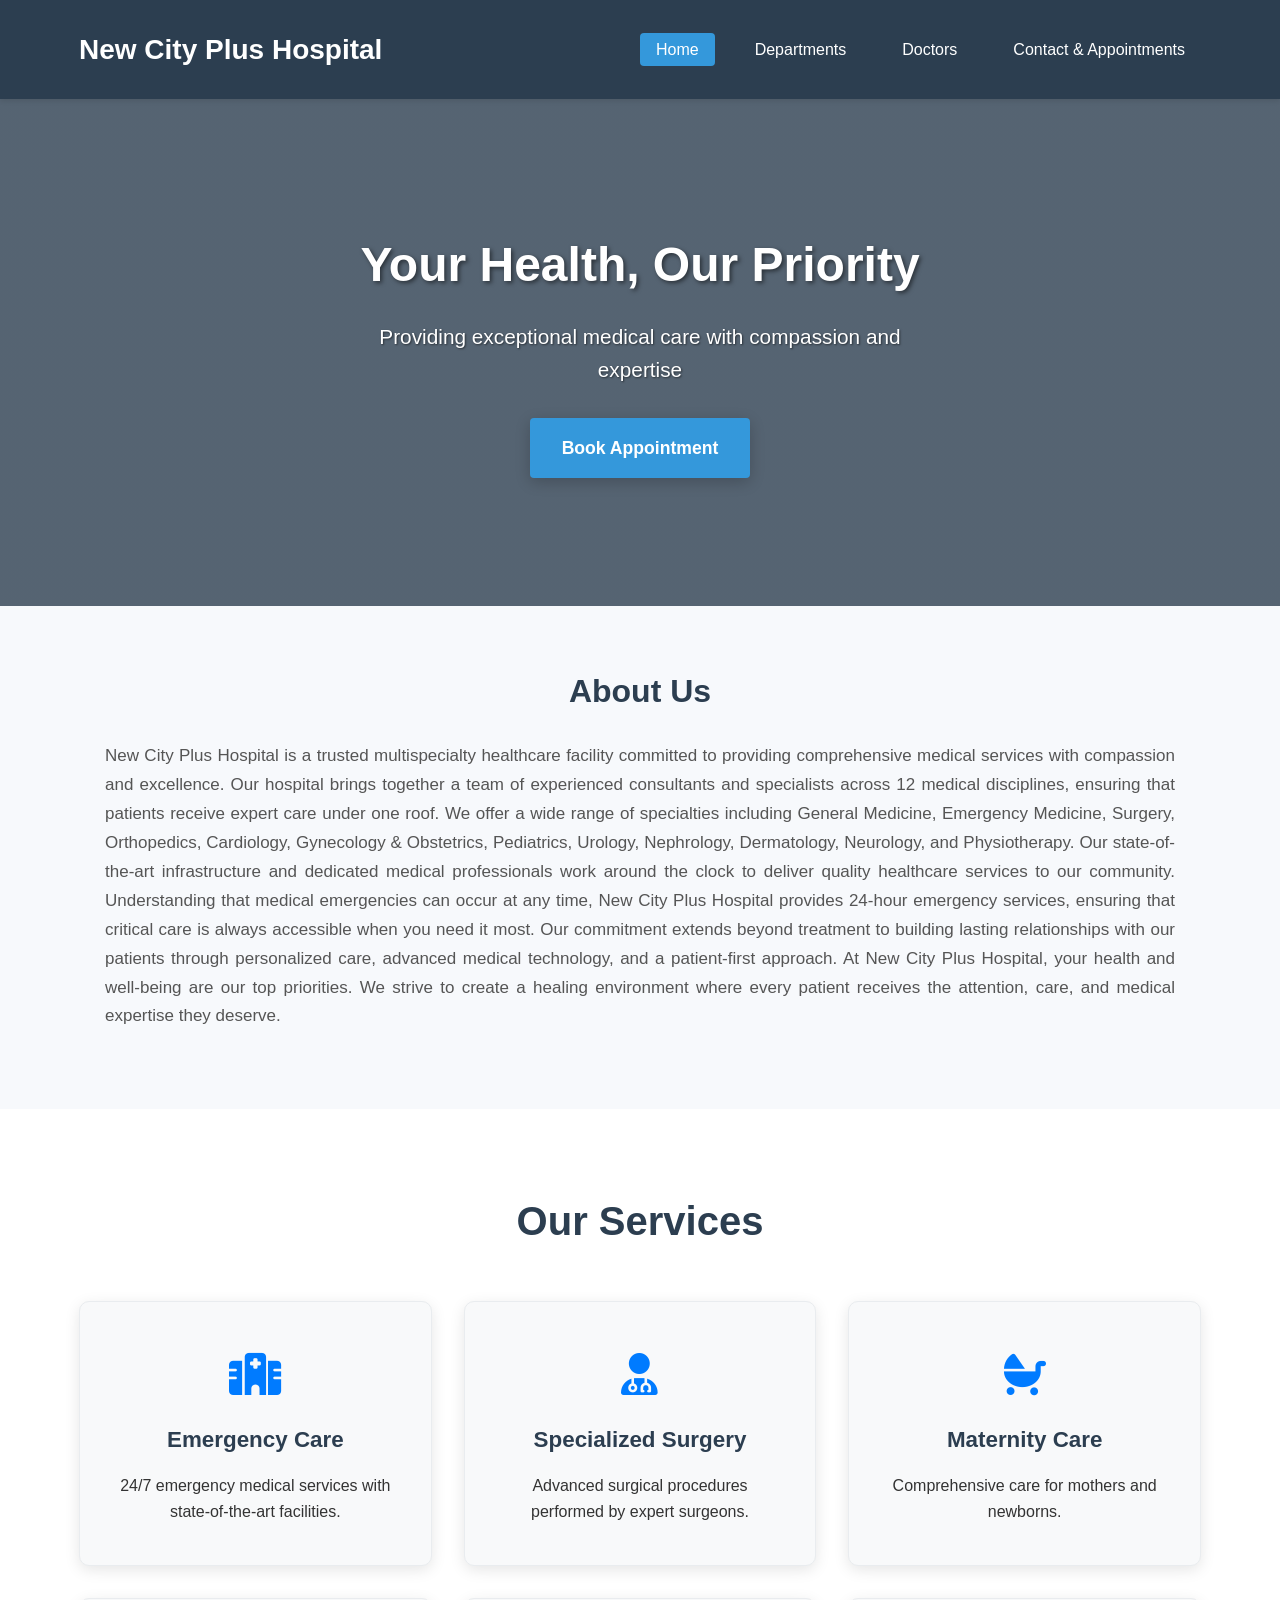
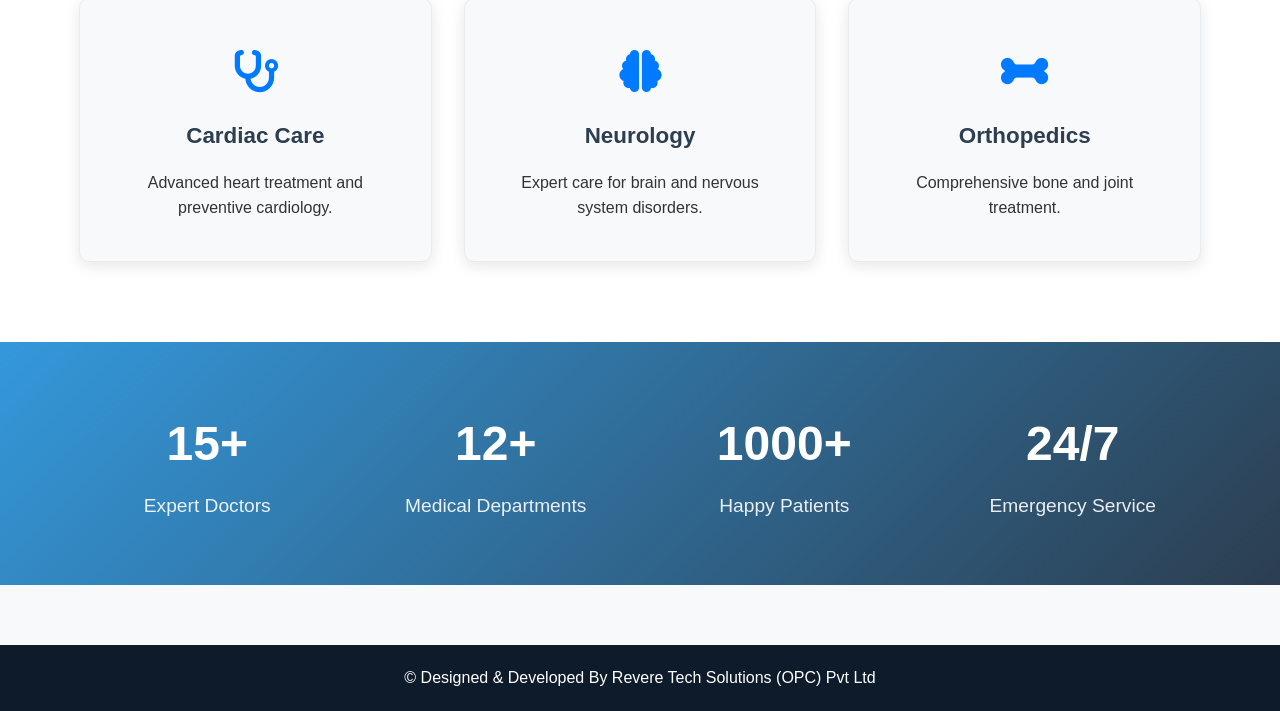
<file: index.html>
<!-- <!DOCTYPE html>
<html lang="en">
  <head>
    <meta charset="UTF-8" />
    <meta name="viewport" content="width=device-width, initial-scale=1.0" />
    <title>New City Plus Hospital</title>
    <link rel="stylesheet" href="styles.css" />

    <link
      rel="stylesheet"
      href="https://cdnjs.cloudflare.com/ajax/libs/font-awesome/6.5.0/css/all.min.css"
    />
  </head>
  <body>
    <header>
      <div class="container">
        <div class="logo">
          <h1>
            <a href="index.html">
              New City Plus Hospital
            </a>
          </h1>
        </div>
        <nav>
          <ul>
            <li><a href="index.html" class="active">Home</a></li>
            <li><a href="departments.html">Departments</a></li>
            <li><a href="doctors.html">Doctors</a></li>
            <li><a href="contact.html">Contact & Appointments</a></li>
          </ul>
        </nav>
      </div>
    </header>

    <main>
      <section
        class="hero"
        style="
          background: linear-gradient(
              rgba(44, 62, 80, 0.8),
              rgba(44, 62, 80, 0.8)
            ),
            url('https://images.unsplash.com/photo-1519494026892-80bbd2d6fd0d?ixlib=rb-4.0.3&ixid=M3wxMjA3fDB8MHxwaG90by1wYWdlfHx8fGVufDB8fHx8fA%3D%3D&auto=format&fit=crop&w=2050&q=80')
              center/cover no-repeat;
        "
      >
        <div class="container">
          <h2>Your Health, Our Priority</h2>
          <p>
            Providing exceptional medical care with compassion and expertise
          </p>
          <a href="contact.html" class="btns">Book Appointment</a>
        </div>
      </section>

      <section class="services">
        <div class="container">
          <h2>Our Services</h2>
          <div class="services-grid">
            <div class="service-card">
              <div class="service-icon"><i class="fas fa-hospital"></i></div>
              <h3>Emergency Care</h3>
              <p>
                24/7 emergency medical services with state-of-the-art
                facilities.
              </p>
            </div>

            <div class="service-card">
              <div class="service-icon"><i class="fas fa-scalpel"></i></div>
              <h3>Specialized Surgery</h3>
              <p>Advanced surgical procedures performed by expert surgeons.</p>
            </div>

            <div class="service-card">
              <div class="service-icon">
                <i class="fas fa-baby-carriage"></i>
              </div>
              <h3>Maternity Care</h3>
              <p>Comprehensive care for mothers and newborns.</p>
            </div>

            <div class="service-card">
              <div class="service-icon"><i class="fas fa-stethoscope"></i></div>
              <h3>Cardiac Care</h3>
              <p>Advanced heart treatment and preventive cardiology.</p>
            </div>

            <div class="service-card">
              <div class="service-icon"><i class="fas fa-brain"></i></div>
              <h3>Neurology</h3>
              <p>Expert care for brain and nervous system disorders.</p>
            </div>

            <div class="service-card">
              <div class="service-icon"><i class="fas fa-bone"></i></div>
              <h3>Orthopedics</h3>
              <p>Comprehensive bone and joint treatment.</p>
            </div>
          </div>
        </div>
      </section>

      <section class="stats">
        <div class="container">
          <div class="stats-grid">
            <div class="stat-item">
              <h3>50+</h3>
              <p>Expert Doctors</p>
            </div>
            <div class="stat-item">
              <h3>25+</h3>
              <p>Medical Departments</p>
            </div>
            <div class="stat-item">
              <h3>10,000+</h3>
              <p>Happy Patients</p>
            </div>
            <div class="stat-item">
              <h3>24/7</h3>
              <p>Emergency Service</p>
            </div>
          </div>
        </div>
      </section>
    </main>

    <footer>
      <div class="container">
        <p>&copy; Design & Developed By Revere Tech Solutions (OPC) Pvt Ltd</p>
      </div>
    </footer>

    <script src="script.js"></script>
  </body>
</html> -->




<!DOCTYPE html>
<html lang="en">
  <head>
    <meta charset="UTF-8" />
    <meta name="viewport" content="width=device-width, initial-scale=1.0" />
    <title>New City Plus Hospital</title>
    <link rel="stylesheet" href="styles.css" />

    <!-- Font Awesome Icons -->
    <link
      rel="stylesheet"
      href="https://cdnjs.cloudflare.com/ajax/libs/font-awesome/6.5.0/css/all.min.css"
    />
  </head>
  <body>
    <header>
      <div class="container">
        <div class="logo">
          <h1>
            <a href="index.html">New City Plus Hospital</a>
          </h1>
        </div>
        <nav>
          <ul>
            <li><a href="index.html" class="active">Home</a></li>
            <li><a href="departments.html">Departments</a></li>
            <li><a href="doctors.html">Doctors</a></li>
            <li><a href="contact.html">Contact & Appointments</a></li>
          </ul>
        </nav>
      </div>
    </header>

    <main>
      <!-- HERO SECTION -->
      <section
        class="hero"
        style="
          background: linear-gradient(
              rgba(44, 62, 80, 0.8),
              rgba(44, 62, 80, 0.8)
            ),
            url('https://images.unsplash.com/photo-1519494026892-80bbd2d6fd0d?auto=format&fit=crop&w=2050&q=80')
              center/cover no-repeat;
        "
      >
        <div class="container">
          <h2>Your Health, Our Priority</h2>
          <p>
            Providing exceptional medical care with compassion and expertise
          </p>
          <a href="contact.html" class="btns">Book Appointment</a>
        </div>
      </section>

      <!-- ABOUT US SECTION -->
      <section class="about">
        <div class="container">
          <h2>About Us</h2>
          <p>
            New City Plus Hospital is a trusted multispecialty healthcare facility committed to 
            providing comprehensive medical services with compassion and excellence. Our hospital 
            brings together a team of experienced consultants and specialists across 12 medical 
            disciplines, ensuring that patients receive expert care under one roof.
          
            We offer a wide range of specialties including General Medicine, Emergency Medicine, 
            Surgery, Orthopedics, Cardiology, Gynecology & Obstetrics, Pediatrics, Urology, 
            Nephrology, Dermatology, Neurology, and Physiotherapy. Our state-of-the-art 
            infrastructure and dedicated medical professionals work around the clock to deliver 
            quality healthcare services to our community.
          
            Understanding that medical emergencies can occur at any time, New City Plus Hospital 
            provides 24-hour emergency services, ensuring that critical care is always accessible 
            when you need it most. Our commitment extends beyond treatment to building lasting 
            relationships with our patients through personalized care, advanced medical technology, 
            and a patient-first approach.
          
            At New City Plus Hospital, your health and well-being are our top priorities. We strive 
            to create a healing environment where every patient receives the attention, care, and 
            medical expertise they deserve.
          </p>
        </div>
      </section>

      <!-- SERVICES -->
      <section class="services">
        <div class="container">
          <h2>Our Services</h2>
          <div class="services-grid">
            <div class="service-card">
              <div class="service-icon"><i class="fas fa-hospital"></i></div>
              <h3>Emergency Care</h3>
              <p>
                24/7 emergency medical services with state-of-the-art facilities.
              </p>
            </div>

           <div class="service-card">
  <div class="service-icon">
    <i class="fa-solid fa-user-doctor"></i>
  </div>
  <h3>Specialized Surgery</h3>
  <p>Advanced surgical procedures performed by expert surgeons.</p>
</div>

            <div class="service-card">
              <div class="service-icon">
                <i class="fas fa-baby-carriage"></i>
              </div>
              <h3>Maternity Care</h3>
              <p>Comprehensive care for mothers and newborns.</p>
            </div>

            <div class="service-card">
              <div class="service-icon"><i class="fas fa-stethoscope"></i></div>
              <h3>Cardiac Care</h3>
              <p>Advanced heart treatment and preventive cardiology.</p>
            </div>

            <div class="service-card">
              <div class="service-icon"><i class="fas fa-brain"></i></div>
              <h3>Neurology</h3>
              <p>Expert care for brain and nervous system disorders.</p>
            </div>

            <div class="service-card">
              <div class="service-icon"><i class="fas fa-bone"></i></div>
              <h3>Orthopedics</h3>
              <p>Comprehensive bone and joint treatment.</p>
            </div>
          </div>
        </div>
      </section>

      <!-- STATS -->
      <section class="stats">
        <div class="container">
          <div class="stats-grid">
            <div class="stat-item">
              <h3>15+</h3>
              <p>Expert Doctors</p>
            </div>
            <div class="stat-item">
              <h3>12+</h3>
              <p>Medical Departments</p>
            </div>
            <div class="stat-item">
              <h3>1000+</h3>
              <p>Happy Patients</p>
            </div>
            <div class="stat-item">
              <h3>24/7</h3>
              <p>Emergency Service</p>
            </div>
          </div>
        </div>
      </section>
    </main>

    <footer>
      <div class="container">
        <p>&copy;  Designed & Developed By Revere Tech Solutions (OPC) Pvt Ltd</p>
      </div>
    </footer>

    <script src="script.js"></script>
  </body>
</html>
</file>
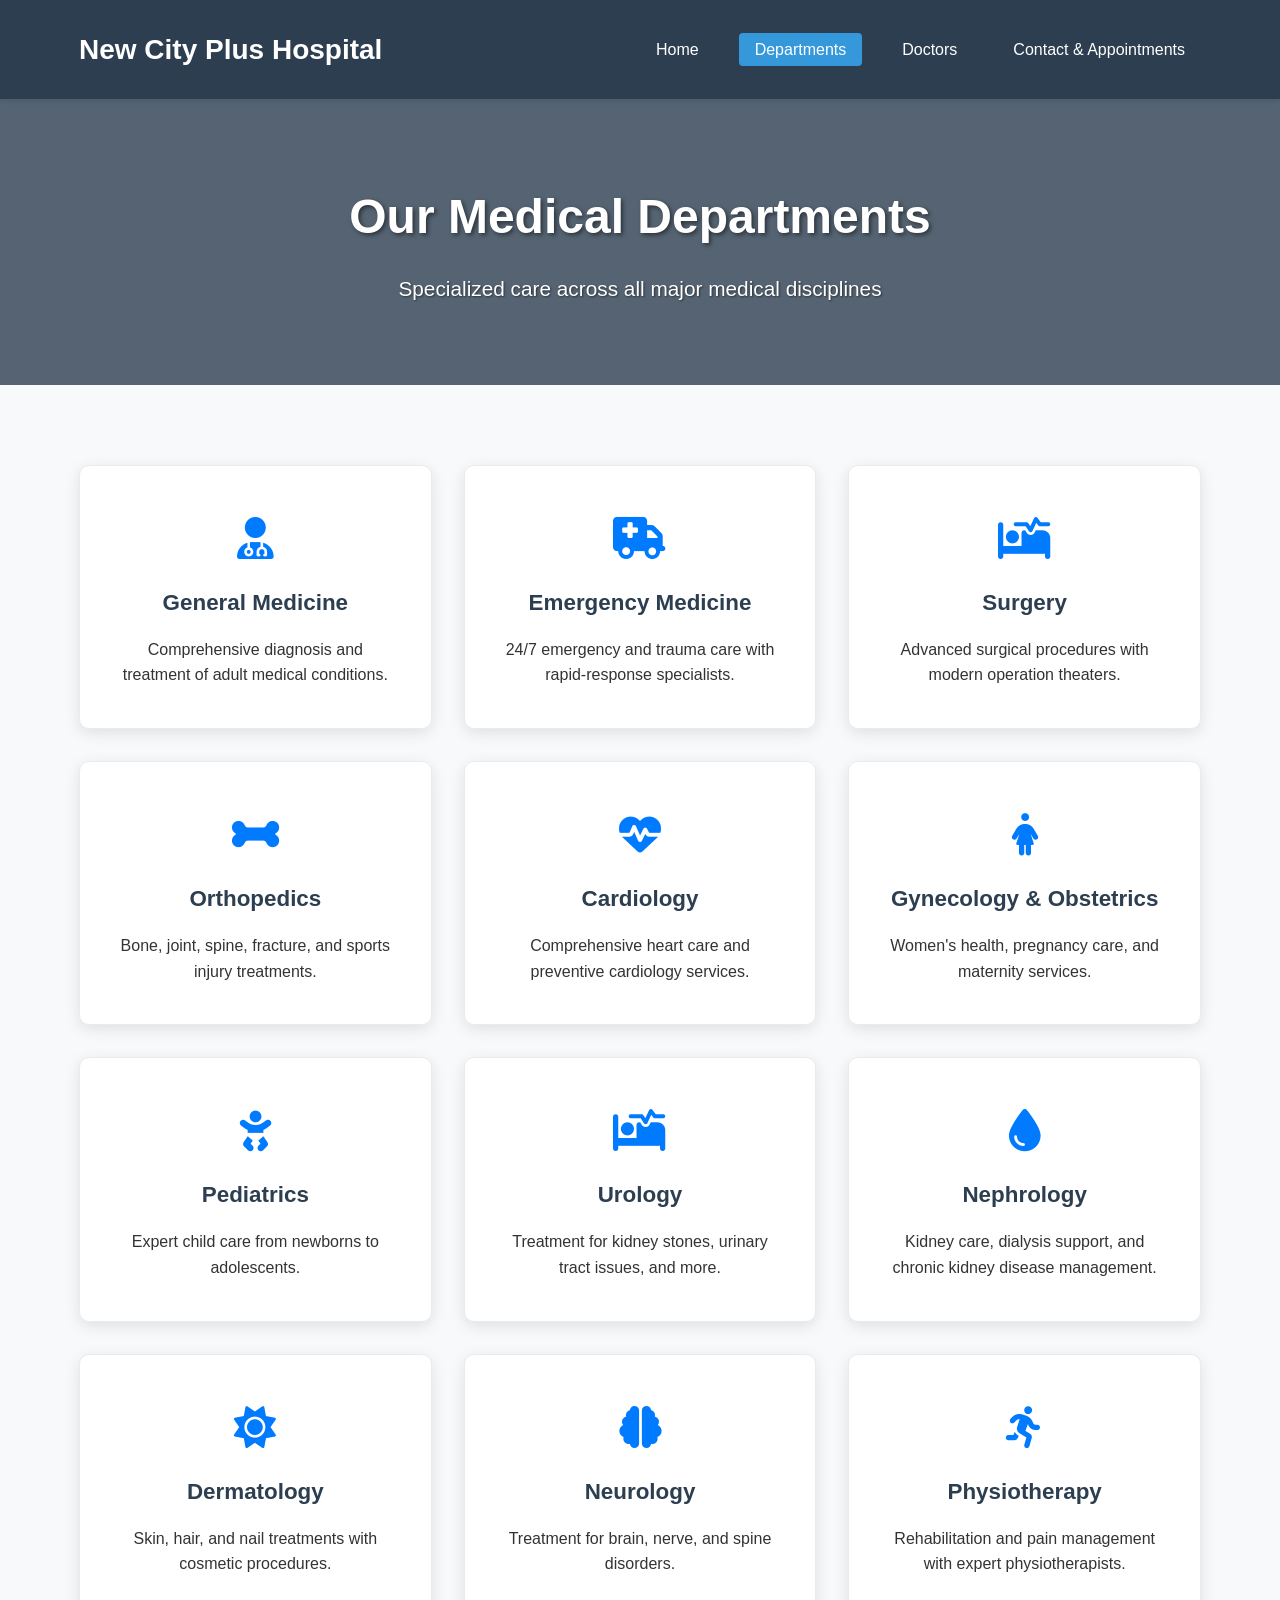
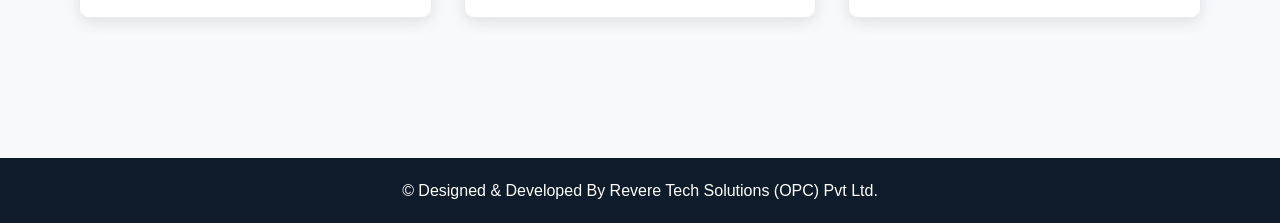
<file: departments.html>
<!-- <!DOCTYPE html>
<html lang="en">
<head>
    <meta charset="UTF-8">
    <meta name="viewport" content="width=device-width, initial-scale=1.0">
    <title>Departments - City General Hospital</title>
    <link rel="stylesheet" href="styles.css">

    <link rel="stylesheet" href="https://cdnjs.cloudflare.com/ajax/libs/font-awesome/6.5.0/css/all.min.css">
</head>
<body>

<header>
    <div class="container">
       <div class="logo">
          <h1>
            <a href="index.html">
              New City Plus Hospital
            </a>
          </h1>
        </div>
        <nav>
            <ul>
                <li><a href="index.html">Home</a></li>
                <li><a href="departments.html" class="active">Departments</a></li>
                <li><a href="doctors.html">Doctors</a></li>
                <li><a href="contact.html">Contact & Appointments</a></li>
            </ul>
        </nav>
    </div>
</header>

<main>
    <section class="page-header" style="background: linear-gradient(rgba(44, 62, 80, 0.8), rgba(44, 62, 80, 0.8)), url('https://images.unsplash.com/photo-1559757148-5c350d0d3c56?ixlib=rb-4.0.3&ixid=M3wxMjA3fDB8MHxwaG90by1wYWdlfHx8fGVufDB8fHx8fA%3D%3D&auto=format&fit=crop&w=2070&q=80') center/cover no-repeat;">
        <div class="container">
            <h1>Our Medical Departments</h1>
            <p>Specialized care across various medical disciplines</p>
        </div>
    </section>

    <section class="departments">
        <div class="container">
            <div class="departments-grid">

                <div class="department-card">
                    <div class="dept-icon"><i class="fas fa-heartbeat"></i></div>
                    <h3>Cardiology</h3>
                    <p>Comprehensive heart care with advanced diagnostic and treatment options including angioplasty and bypass surgery.</p>
                </div>

                <div class="department-card">
                    <div class="dept-icon"><i class="fas fa-brain"></i></div>
                    <h3>Neurology</h3>
                    <p>Expert care for disorders of the nervous system and brain with advanced neuroimaging facilities.</p>
                </div>

                <div class="department-card">
                    <div class="dept-icon"><i class="fas fa-bone"></i></div>
                    <h3>Orthopedics</h3>
                    <p>Treatment for bone, joint, and muscle conditions and injuries including joint replacement surgery.</p>
                </div>

                <div class="department-card">
                    <div class="dept-icon"><i class="fas fa-baby"></i></div>
                    <h3>Pediatrics</h3>
                    <p>Specialized medical care for infants, children, and adolescents with child-friendly environment.</p>
                </div>

                <div class="department-card">
                    <div class="dept-icon"><i class="fas fa-ribbon"></i></div>
                    <h3>Oncology</h3>
                    <p>Comprehensive cancer care with cutting-edge treatments including chemotherapy and radiation therapy.</p>
                </div>

                <div class="department-card">
                    <div class="dept-icon"><i class="fas fa-ambulance"></i></div>
                    <h3>Emergency Medicine</h3>
                    <p>24/7 emergency care for critical and urgent medical conditions with trauma center facilities.</p>
                </div>

                <div class="department-card">
                    <div class="dept-icon"><i class="fas fa-eye"></i></div>
                    <h3>Ophthalmology</h3>
                    <p>Complete eye care services including cataract surgery, LASIK, and retinal treatments.</p>
                </div>

                <div class="department-card">
                    <div class="dept-icon"><i class="fas fa-tooth"></i></div>
                    <h3>Dentistry</h3>
                    <p>Comprehensive dental care including cosmetic dentistry, implants, and oral surgery.</p>
                </div>

                <div class="department-card">
                    <div class="dept-icon"><i class="fas fa-sun"></i></div>
                    <h3>Dermatology</h3>
                    <p>Skin care treatments for various conditions including cosmetic dermatology procedures.</p>
                </div>

            </div>
        </div>
    </section>
</main>

<footer>
    <div class="container">
        <p>&copy;  Design & Developed By Revere Tech Solutions (OPC) Pvt Ltd.</p>
    </div>
</footer>

<script src="script.js"></script>
</body>
</html> -->

<!DOCTYPE html>
<html lang="en">
  <head>
    <meta charset="UTF-8" />
    <meta name="viewport" content="width=device-width, initial-scale=1.0" />
    <title>Departments - New City Plus Hospital</title>
    <link rel="stylesheet" href="styles.css" />

    <!-- Font Awesome Icons -->
    <link
      rel="stylesheet"
      href="https://cdnjs.cloudflare.com/ajax/libs/font-awesome/6.5.0/css/all.min.css"
    />
  </head>
  <body>
    <header>
      <div class="container">
        <div class="logo">
          <h1>
            <a href="index.html">New City Plus Hospital</a>
          </h1>
        </div>
        <nav>
          <ul>
            <li><a href="index.html">Home</a></li>
            <li><a href="departments.html" class="active">Departments</a></li>
            <li><a href="doctors.html">Doctors</a></li>
            <li><a href="contact.html">Contact & Appointments</a></li>
          </ul>
        </nav>
      </div>
    </header>

    <main>
      <!-- PAGE HEADER -->
      <section
        class="page-header"
        style="
          background: linear-gradient(
              rgba(44, 62, 80, 0.8),
              rgba(44, 62, 80, 0.8)
            ),
            url('https://images.unsplash.com/photo-1559757148-5c350d0d3c56?auto=format&fit=crop&w=2070&q=80')
              center/cover;
        "
      >
        <div class="container">
          <h1>Our Medical Departments</h1>
          <p>Specialized care across all major medical disciplines</p>
        </div>
      </section>

      <!-- DEPARTMENTS SECTION -->
      <section class="departments">
        <div class="container">
          <div class="departments-grid">
            <div class="department-card">
              <div class="dept-icon"><i class="fas fa-user-md"></i></div>
              <h3>General Medicine</h3>
              <p>
                Comprehensive diagnosis and treatment of adult medical
                conditions.
              </p>
            </div>

            <div class="department-card">
              <div class="dept-icon"><i class="fas fa-ambulance"></i></div>
              <h3>Emergency Medicine</h3>
              <p>
                24/7 emergency and trauma care with rapid-response specialists.
              </p>
            </div>

            <div class="department-card">
              <div class="dept-icon">
                <i class="fa-solid fa-bed-pulse"></i>
              </div>
              <h3>Surgery</h3>
              <p>
                Advanced surgical procedures with modern operation theaters.
              </p>
            </div>

            <div class="department-card">
              <div class="dept-icon"><i class="fas fa-bone"></i></div>
              <h3>Orthopedics</h3>
              <p>Bone, joint, spine, fracture, and sports injury treatments.</p>
            </div>

            <div class="department-card">
              <div class="dept-icon"><i class="fas fa-heartbeat"></i></div>
              <h3>Cardiology</h3>
              <p>
                Comprehensive heart care and preventive cardiology services.
              </p>
            </div>

            <div class="department-card">
              <div class="dept-icon"><i class="fas fa-female"></i></div>
              <h3>Gynecology & Obstetrics</h3>
              <p>Women's health, pregnancy care, and maternity services.</p>
            </div>

            <div class="department-card">
              <div class="dept-icon"><i class="fas fa-baby"></i></div>
              <h3>Pediatrics</h3>
              <p>Expert child care from newborns to adolescents.</p>
            </div>

            <div class="department-card">
              <div class="dept-icon"><i class="fas fa-procedures"></i></div>
              <h3>Urology</h3>
              <p>
                Treatment for kidney stones, urinary tract issues, and more.
              </p>
            </div>

            <div class="department-card">
              <div class="dept-icon"><i class="fas fa-tint"></i></div>
              <h3>Nephrology</h3>
              <p>
                Kidney care, dialysis support, and chronic kidney disease
                management.
              </p>
            </div>

            <div class="department-card">
              <div class="dept-icon"><i class="fas fa-sun"></i></div>
              <h3>Dermatology</h3>
              <p>Skin, hair, and nail treatments with cosmetic procedures.</p>
            </div>

            <div class="department-card">
              <div class="dept-icon"><i class="fas fa-brain"></i></div>
              <h3>Neurology</h3>
              <p>Treatment for brain, nerve, and spine disorders.</p>
            </div>

            <div class="department-card">
              <div class="dept-icon"><i class="fas fa-running"></i></div>
              <h3>Physiotherapy</h3>
              <p>
                Rehabilitation and pain management with expert physiotherapists.
              </p>
            </div>
          </div>
        </div>
      </section>

      <!-- CONSULTANT PANEL -->
      <!-- <section class="consultants">
        <div class="container">
            <h2>Consultant Panel (Medicine Department)</h2>
            <ul class="consultant-list">
                <li>Experienced Physicians</li>
                <li>Specialists in Internal Medicine</li>
                <li>Critical Care Experts</li>
                <li>Senior Medical Consultants</li>
            </ul>
        </div>
    </section> -->
    </main>

    <footer>
      <div class="container">
        <p>
          &copy; Designed & Developed By Revere Tech Solutions (OPC) Pvt Ltd.
        </p>
      </div>
    </footer>

    <script src="script.js"></script>
  </body>
</html>
</file>
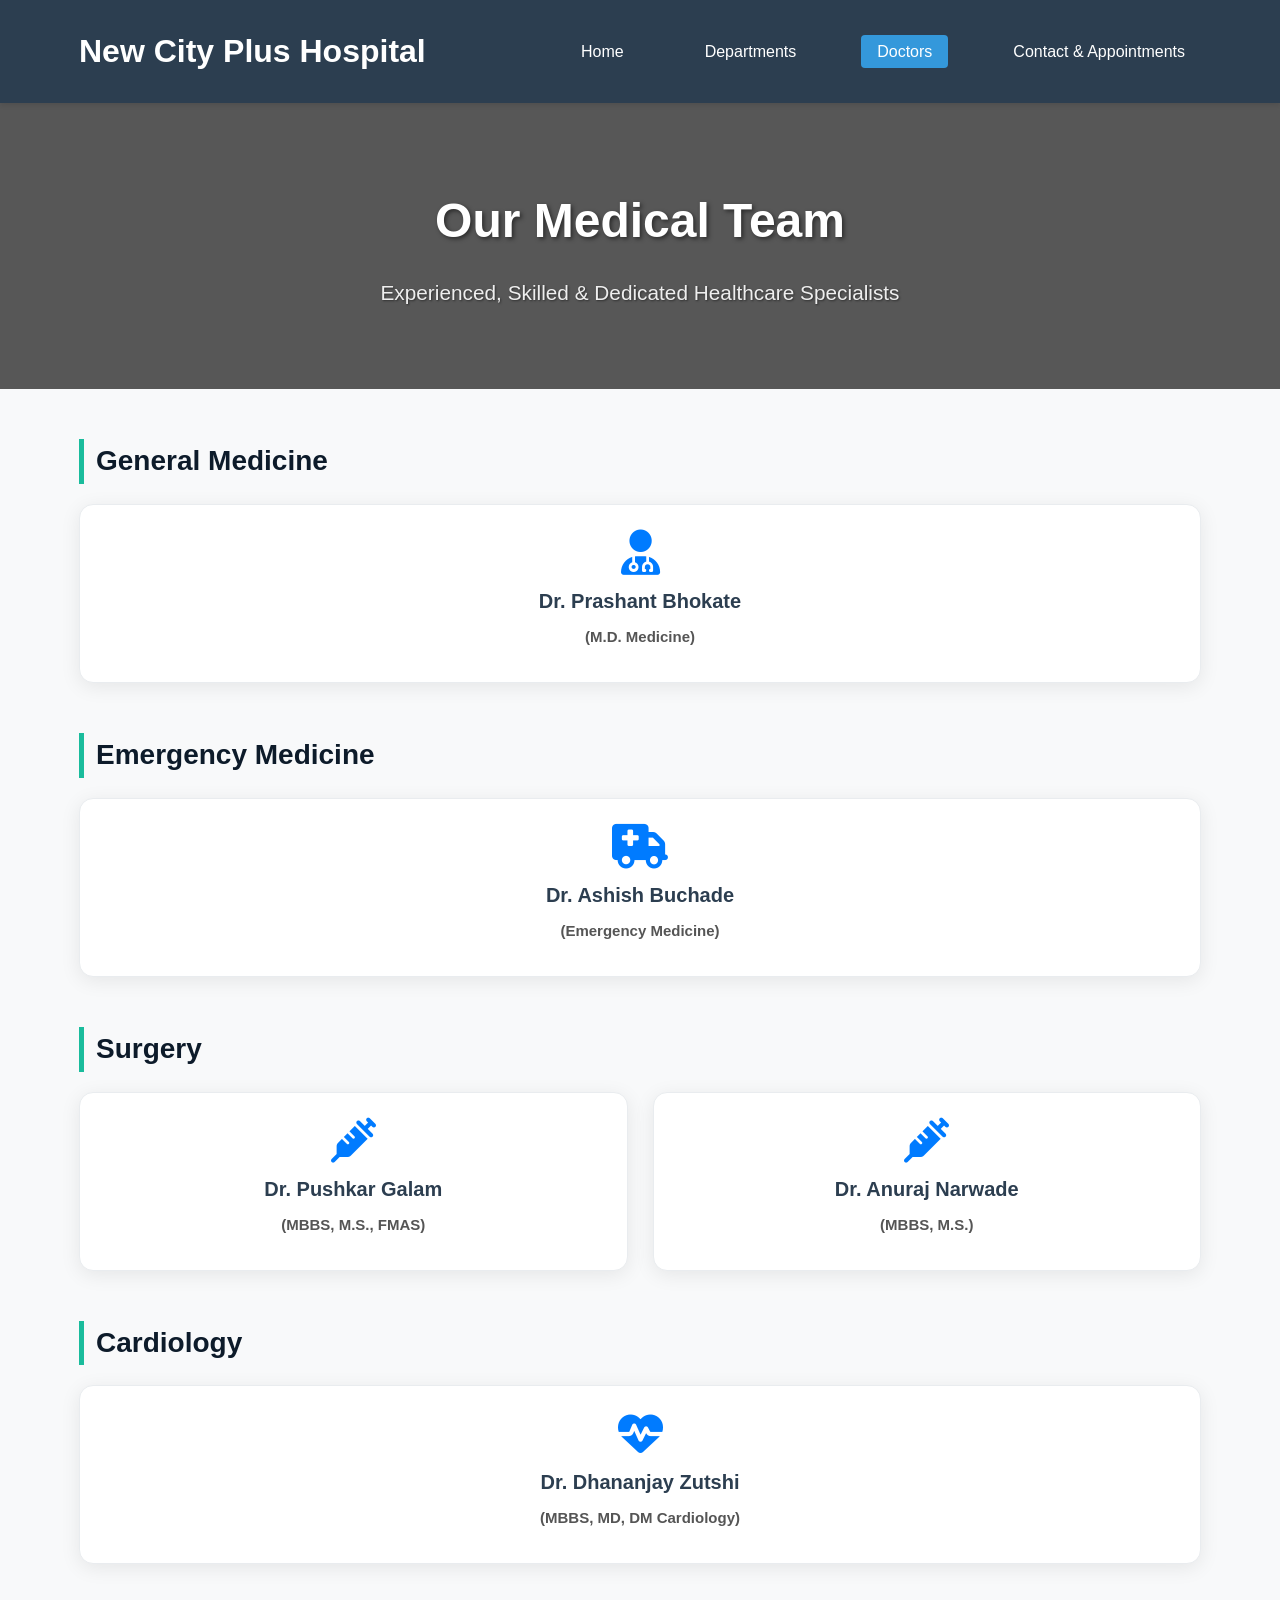
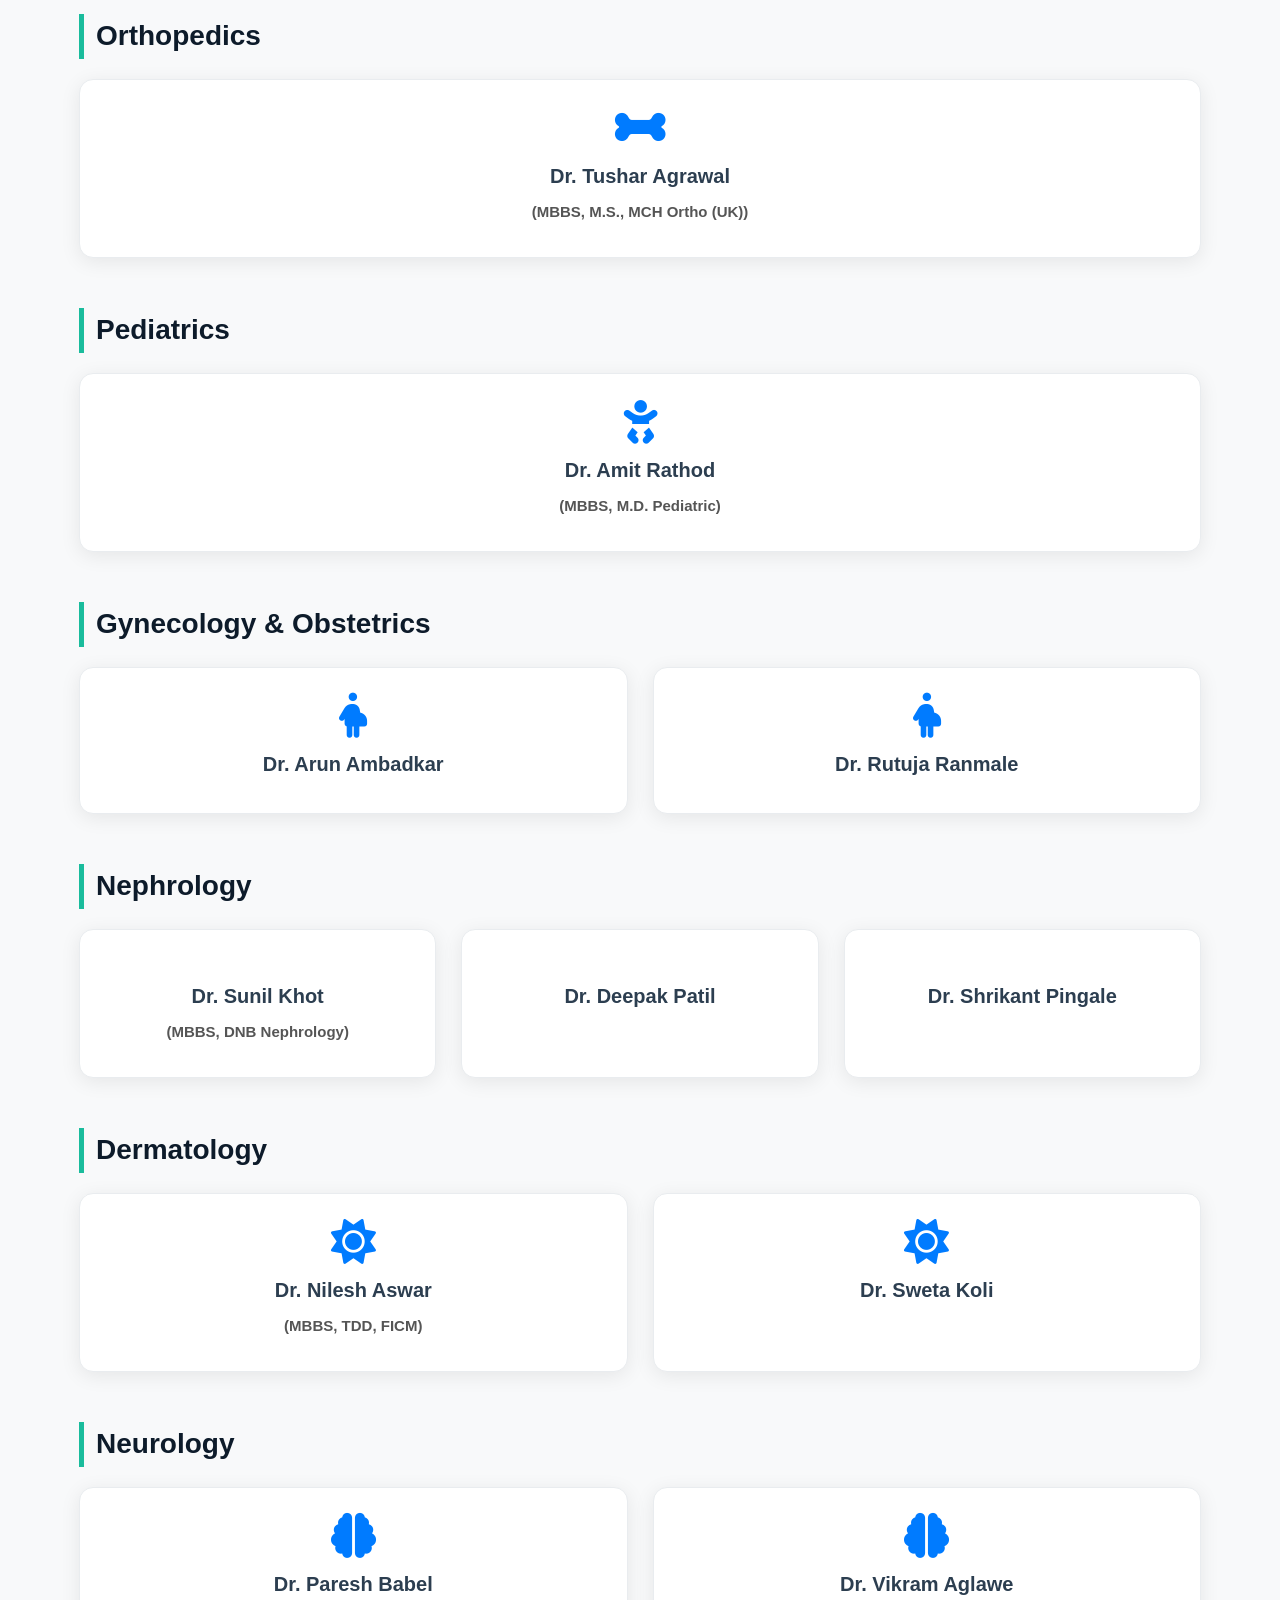
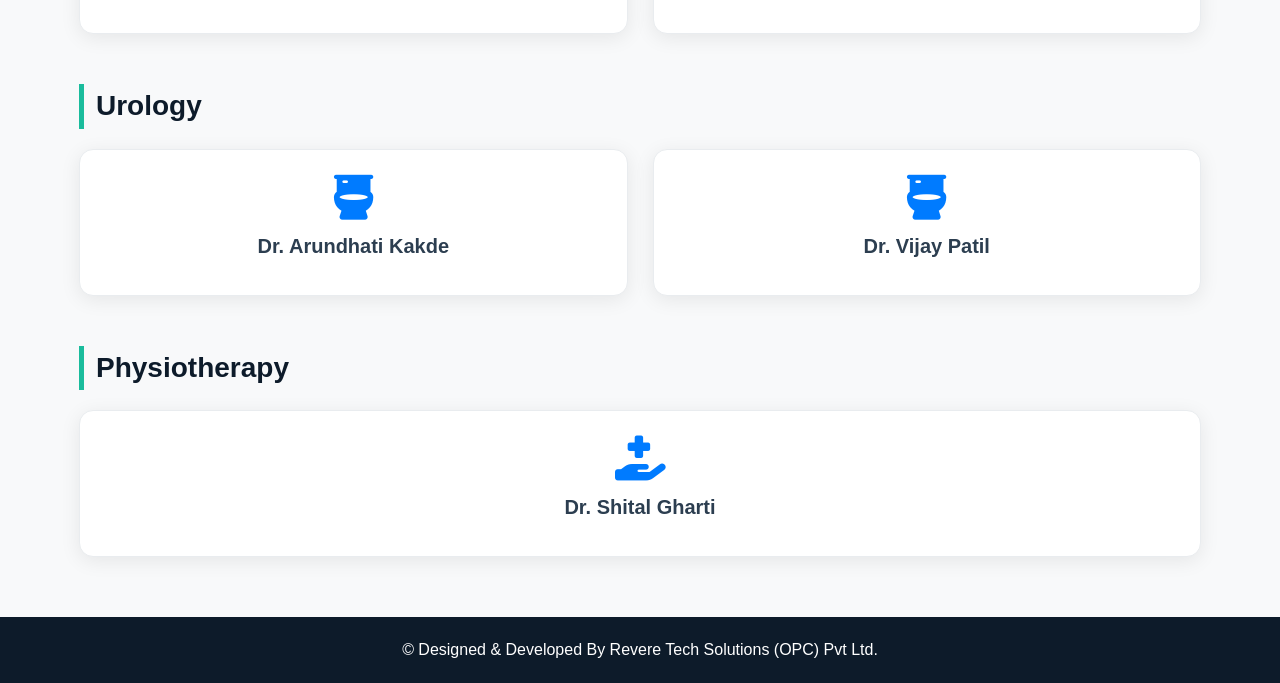
<file: doctors.html>
<!-- <!DOCTYPE html>
<html lang="en">
<head>
    <meta charset="UTF-8">
    <meta name="viewport" content="width=device-width, initial-scale=1.0">
    <title>Doctors - City General Hospital</title>
    <link rel='stylesheet' href='styles.css'>
</head>
<body>
    <header>
        <div class="container">
            <div class="logo">
               <h1>
            <a href="index.html">
              New City Plus Hospital
            </a>
          </h1>
            </div>
            <nav>
                <ul>
                    <li><a href="index.html">Home</a></li>
                    <li><a href="departments.html">Departments</a></li>
                    <li><a href="doctors.html">Doctors</a></li>
                    <li><a href="contact.html">Contact & Appointments</a></li>
                </ul>
            </nav>
        </div>
    </header>

    <main>
        <section class="page-header" style="background: linear-gradient(rgba(44, 62, 80, 0.8), rgba(44, 62, 80, 0.8)), url('https://images.unsplash.com/photo-1551601651-2a8555f1a136?ixlib=rb-4.0.3&ixid=M3wxMjA3fDB8MHxwaG90by1wYWdlfHx8fGVufDB8fHx8fA%3D%3D&auto=format&fit=crop&w=1932&q=80') center/cover no-repeat;">
            <div class="container">
                <h1>Our Medical Team</h1>
                <p>Meet our experienced and dedicated healthcare professionals</p>
            </div>
        </section>

        <section class="doctors">
            <div class="container">
                <div class="doctors-grid">
                    <div class="doctor-card">
                        <div class="doctor-image">
                            <img src="https://images.unsplash.com/photo-1612349317150-e413f6a5b16d?ixlib=rb-4.0.3&ixid=M3wxMjA3fDB8MHxwaG90by1wYWdlfHx8fGVufDB8fHx8fA%3D%3D&auto=format&fit=crop&w=2070&q=80" alt="Dr. Sarah Johnson">
                        </div>
                        <h3>Dr. Sarah Johnson</h3>
                        <p class="specialty">Cardiologist</p>
                        <p class="experience">15+ years experience</p>
                        <p>With over 15 years of experience in cardiovascular medicine and interventional cardiology.</p>
                    </div>
                    <div class="doctor-card">
                        <div class="doctor-image">
                            <img src="https://images.unsplash.com/photo-1582750433449-648ed127bb54?ixlib=rb-4.0.3&ixid=M3wxMjA3fDB8MHxwaG90by1wYWdlfHx8fGVufDB8fHx8fA%3D%3D&auto=format&fit=crop&w=1974&q=80" alt="Dr. Michael Chen">
                        </div>
                        <h3>Dr. Michael Chen</h3>
                        <p class="specialty">Neurologist</p>
                        <p class="experience">12+ years experience</p>
                        <p>Specializing in neurological disorders, stroke treatment, and advanced neuroimaging techniques.</p>
                    </div>
                    <div class="doctor-card">
                        <div class="doctor-image">
                            <img src="https://images.unsplash.com/photo-1559839734-2b71ea197ec2?ixlib=rb-4.0.3&ixid=M3wxMjA3fDB8MHxwaG90by1wYWdlfHx8fGVufDB8fHx8fA%3D%3D&auto=format&fit=crop&w=2070&q=80" alt="Dr. Emily Rodriguez">
                        </div>
                        <h3>Dr. Emily Rodriguez</h3>
                        <p class="specialty">Pediatrician</p>
                        <p class="experience">10+ years experience</p>
                        <p>Dedicated to the health and wellbeing of children with special focus on preventive care.</p>
                    </div>
                    <div class="doctor-card">
                        <div class="doctor-image">
                            <img src="https://images.unsplash.com/photo-1612349317150-e413f6a5b16d?ixlib=rb-4.0.3&ixid=M3wxMjA3fDB8MHxwaG90by1wYWdlfHx8fGVufDB8fHx8fA%3D%3D&auto=format&fit=crop&w=2070&q=80" alt="Dr. James Wilson">
                        </div>
                        <h3>Dr. James Wilson</h3>
                        <p class="specialty">Orthopedic Surgeon</p>
                        <p class="experience">18+ years experience</p>
                        <p>Expert in joint replacement, sports injuries, and minimally invasive orthopedic procedures.</p>
                    </div>
                    <div class="doctor-card">
                        <div class="doctor-image">
                            <img src="https://images.unsplash.com/photo-1582750433449-648ed127bb54?ixlib=rb-4.0.3&ixid=M3wxMjA3fDB8MHxwaG90by1wYWdlfHx8fGVufDB8fHx8fA%3D%3D&auto=format&fit=crop&w=1974&q=80" alt="Dr. Patricia Lee">
                        </div>
                        <h3>Dr. Patricia Lee</h3>
                        <p class="specialty">Oncologist</p>
                        <p class="experience">14+ years experience</p>
                        <p>Specializing in cancer treatment with expertise in chemotherapy and targeted therapies.</p>
                    </div>
                    <div class="doctor-card">
                        <div class="doctor-image">
                            <img src="https://images.unsplash.com/photo-1559839734-2b71ea197ec2?ixlib=rb-4.0.3&ixid=M3wxMjA3fDB8MHxwaG90by1wYWdlfHx8fGVufDB8fHx8fA%3D%3D&auto=format&fit=crop&w=2070&q=80" alt="Dr. Robert Kumar">
                        </div>
                        <h3>Dr. Robert Kumar</h3>
                        <p class="specialty">Emergency Medicine</p>
                        <p class="experience">16+ years experience</p>
                        <p>Expert in trauma care, emergency procedures, and critical care medicine.</p>
                    </div>
                </div>
            </div>
        </section>
    </main>

    <footer>
        <div class="container">
            <p>&copy;  Design & Developed By Revere Tech Solutions (OPC) Pvt Ltd.</p>
        </div>
    </footer>

    <script src='script.js'></script>
</body>
</html> -->


<!DOCTYPE html>
<html lang="en">
<head>
    <meta charset="UTF-8">
    <meta name="viewport" content="width=device-width, initial-scale=1.0">
    <title>Doctors - New City Plus Hospital</title>

    <!-- Google Font -->
    <link href="https://fonts.googleapis.com/css2?family=Poppins:wght@300;400;500;600;700&display=swap" rel="stylesheet">

    <!-- Font Awesome -->
    <link rel="stylesheet"
        href="https://cdnjs.cloudflare.com/ajax/libs/font-awesome/6.5.0/css/all.min.css" />

    <link rel="stylesheet" href="styles.css">
</head>
<body>

<header class="header">
    <div class="container nav-container">
        <h1 class="logo">
            <a href="index.html">New City Plus Hospital</a>
        </h1>

        <nav>
            <ul class="nav-links">
                <li><a href="index.html">Home</a></li>
                <li><a href="departments.html">Departments</a></li>
                <li><a href="doctors.html" class="active">Doctors</a></li>
                <li><a href="contact.html">Contact & Appointments</a></li>
            </ul>
        </nav>
    </div>
</header>

<!-- HERO SECTION -->
<section class="page-header"
    style="background: linear-gradient(rgba(0,0,0,0.65), rgba(0,0,0,0.65)),
    url('https://images.unsplash.com/photo-1551601651-2a8555f1a136') center/cover;">
    <div class="container">
        <h1 class="title">Our Medical Team</h1>
        <p class="subtitle">Experienced, Skilled & Dedicated Healthcare Specialists</p>
    </div>
</section>

<!-- DOCTORS SECTION -->
<section class="doctors-section">
    <div class="container">

        <!-- Each Department -->
        <!-- Reusable Component -->
        <!-- GENERAL MEDICINE -->
        <h2 class="dept-heading">General Medicine</h2>
        <div class="doctors-grid">
            <div class="doctor-card">
                <i class="fa-solid fa-user-doctor doc-icon"></i>
                <h3>Dr. Prashant Bhokate</h3>
                <p class="specialty">(M.D. Medicine)</p>
            </div>
        </div>

        <!-- EMERGENCY MEDICINE -->
        <h2 class="dept-heading">Emergency Medicine</h2>
        <div class="doctors-grid">
            <div class="doctor-card">
                <i class="fa-solid fa-truck-medical doc-icon"></i>
                <h3>Dr. Ashish Buchade</h3>
                <p class="specialty">(Emergency Medicine)</p>
            </div>
        </div>

        <!-- SURGERY -->
        <h2 class="dept-heading">Surgery</h2>
        <div class="doctors-grid">
            <div class="doctor-card">
                <i class="fa-solid fa-syringe doc-icon"></i>
                <h3>Dr. Pushkar Galam</h3>
                <p class="specialty">(MBBS, M.S., FMAS)</p>
            </div>

            <div class="doctor-card">
                <i class="fa-solid fa-syringe doc-icon"></i>
                <h3>Dr. Anuraj Narwade</h3>
                <p class="specialty">(MBBS, M.S.)</p>
            </div>
        </div>

        <!-- CARDIOLOGY -->
        <h2 class="dept-heading">Cardiology</h2>
        <div class="doctors-grid">
            <div class="doctor-card">
                <i class="fa-solid fa-heart-pulse doc-icon"></i>
                <h3>Dr. Dhananjay Zutshi</h3>
                <p class="specialty">(MBBS, MD, DM Cardiology)</p>
            </div>
        </div>

        <!-- ORTHOPEDICS -->
        <h2 class="dept-heading">Orthopedics</h2>
        <div class="doctors-grid">
            <div class="doctor-card">
                <i class="fa-solid fa-bone doc-icon"></i>
                <h3>Dr. Tushar Agrawal</h3>
                <p class="specialty">(MBBS, M.S., MCH Ortho (UK))</p>
            </div>
        </div>

        <!-- PEDIATRICS -->
        <h2 class="dept-heading">Pediatrics</h2>
        <div class="doctors-grid">
            <div class="doctor-card">
                <i class="fa-solid fa-baby doc-icon"></i>
                <h3>Dr. Amit Rathod</h3>
                <p class="specialty">(MBBS, M.D. Pediatric)</p>
            </div>
        </div>

        <!-- GYNECOLOGY -->
        <h2 class="dept-heading">Gynecology & Obstetrics</h2>
        <div class="doctors-grid">
            <div class="doctor-card">
                <i class="fa-solid fa-person-pregnant doc-icon"></i>
                <h3>Dr. Arun Ambadkar</h3>
            </div>

            <div class="doctor-card">
                <i class="fa-solid fa-person-pregnant doc-icon"></i>
                <h3>Dr. Rutuja Ranmale</h3>
            </div>
        </div>

        <!-- NEPHROLOGY -->
        <h2 class="dept-heading">Nephrology</h2>
        <div class="doctors-grid">
            <div class="doctor-card">
                <i class="fa-solid fa-kidneys doc-icon"></i>
                <h3>Dr. Sunil Khot</h3>
                <p class="specialty">(MBBS, DNB Nephrology)</p>
            </div>

            <div class="doctor-card">
                <i class="fa-solid fa-kidneys doc-icon"></i>
                <h3>Dr. Deepak Patil</h3>
            </div>

            <div class="doctor-card">
                <i class="fa-solid fa-kidneys doc-icon"></i>
                <h3>Dr. Shrikant Pingale</h3>
            </div>
        </div>

        <!-- DERMATOLOGY -->
        <h2 class="dept-heading">Dermatology</h2>
        <div class="doctors-grid">
            <div class="doctor-card">
                <i class="fa-solid fa-sun doc-icon"></i>
                <h3>Dr. Nilesh Aswar</h3>
                <p class="specialty">(MBBS, TDD, FICM)</p>
            </div>

            <div class="doctor-card">
                <i class="fa-solid fa-sun doc-icon"></i>
                <h3>Dr. Sweta Koli</h3>
            </div>
        </div>

        <!-- NEUROLOGY -->
        <h2 class="dept-heading">Neurology</h2>
        <div class="doctors-grid">
            <div class="doctor-card">
                <i class="fa-solid fa-brain doc-icon"></i>
                <h3>Dr. Paresh Babel</h3>
            </div>

            <div class="doctor-card">
                <i class="fa-solid fa-brain doc-icon"></i>
                <h3>Dr. Vikram Aglawe</h3>
            </div>
        </div>

        <!-- UROLOGY -->
        <h2 class="dept-heading">Urology</h2>
        <div class="doctors-grid">
            <div class="doctor-card">
                <i class="fa-solid fa-toilet doc-icon"></i>
                <h3>Dr. Arundhati Kakde</h3>
            </div>

            <div class="doctor-card">
                <i class="fa-solid fa-toilet doc-icon"></i>
                <h3>Dr. Vijay Patil</h3>
            </div>
        </div>

        <!-- PHYSIOTHERAPY -->
        <h2 class="dept-heading">Physiotherapy</h2>
        <div class="doctors-grid">
            <div class="doctor-card">
                <i class="fa-solid fa-hand-holding-medical doc-icon"></i>
                <h3>Dr. Shital Gharti</h3>
            </div>
        </div>

    </div>
</section>

<footer>
    <div class="container footer">
        <p>© Designed & Developed By Revere Tech Solutions (OPC) Pvt Ltd.</p>
    </div>
</footer>

</body>
</html>
</file>
<file: styles.css>
/* Reset and Base Styles */
* {
    margin: 0;
    padding: 0;
    box-sizing: border-box;
}

body {
    font-family: 'Arial', sans-serif;
    line-height: 1.6;
    color: #333;
    background-color: #f8f9fa;
}

.container {
    width: 90%;
    max-width: 1200px;
    margin: 0 auto;
    padding: 0 15px;
}

/* Header Styles */
header {
    background-color: #2c3e50;
    color: white;
    padding: 1rem 0;
    box-shadow: 0 2px 5px rgba(0,0,0,0.1);
    position: sticky;
    top: 0;
    z-index: 1000;
}

header .container {
    display: flex;
    justify-content: space-between;
    align-items: center;
}

.logo h1 {
    font-size: 1.8rem;
    color: white;
}

nav ul {
    display: flex;
    list-style: none;
}

nav ul li {
    margin-left: 1.5rem;
}

nav ul li a {
    color: white;
    text-decoration: none;
    font-weight: 500;
    transition: color 0.3s;
    padding: 0.5rem 1rem;
    border-radius: 4px;
}

nav ul li a:hover,
nav ul li a.active {
    background-color: #3498db;
    color: white;
}

/* Main Content Styles */
main {
    min-height: calc(100vh - 140px);
}

/* Hero Section */
.hero {
    color: white;
    text-align: center;
    padding: 8rem 0;
    position: relative;
}

.hero h2 {
    font-size: 3rem;
    margin-bottom: 1rem;
    text-shadow: 2px 2px 4px rgba(0,0,0,0.5);
}

.hero p {
    font-size: 1.3rem;
    margin-bottom: 2rem;
    max-width: 600px;
    margin-left: auto;
    margin-right: auto;
    text-shadow: 1px 1px 2px rgba(0,0,0,0.5);
}

/* Button Styles */
.btns {
    display: inline-block;
    background-color: #3498db;
    color: white;
    padding: 1rem 2rem;
    border-radius: 4px;
    text-decoration: none;
    font-weight: bold;
    transition: all 0.3s;
    border: none;
    cursor: pointer;
    font-size: 1.1rem;
    box-shadow: 0 4px 15px rgba(0,0,0,0.2);
}

.btn:hover {
    background-color: #2980b9;
    transform: translateY(-2px);
    box-shadow: 0 6px 20px rgba(0,0,0,0.3);
}

/* Services Section */
.services {
    padding: 5rem 0;
    background-color: white;
}

.services h2 {
    text-align: center;
    margin-bottom: 3rem;
    color: #2c3e50;
    font-size: 2.5rem;
}

.services-grid {
    display: grid;
    grid-template-columns: repeat(auto-fit, minmax(300px, 1fr));
    gap: 2rem;
}

.service-card {
    background-color: #f8f9fa;
    padding: 2.5rem 2rem;
    border-radius: 10px;
    box-shadow: 0 4px 15px rgba(0,0,0,0.1);
    transition: all 0.3s;
    text-align: center;
    border: 1px solid #e9ecef;
}

.service-card:hover {
    transform: translateY(-10px);
    box-shadow: 0 8px 25px rgba(0,0,0,0.15);
}

.service-icon {
    font-size: 3rem;
    margin-bottom: 1.5rem;
}

.service-card h3 {
    color: #2c3e50;
    margin-bottom: 1rem;
    font-size: 1.4rem;
}

/* Stats Section */
.stats {
    padding: 4rem 0;
    background: linear-gradient(135deg, #3498db, #2c3e50);
    color: white;
}

.stats-grid {
    display: grid;
    grid-template-columns: repeat(auto-fit, minmax(200px, 1fr));
    gap: 2rem;
    text-align: center;
}

.stat-item h3 {
    font-size: 3rem;
    margin-bottom: 0.5rem;
    font-weight: bold;
}

.stat-item p {
    font-size: 1.2rem;
    opacity: 0.9;
}

/* Page Header */
.page-header {
    color: white;
    padding: 6rem 0;
    text-align: center;
    position: relative;
}

.page-header h1 {
    font-size: 3rem;
    margin-bottom: 1rem;
    text-shadow: 2px 2px 4px rgba(0,0,0,0.5);
}

.page-header p {
    font-size: 1.3rem;
    max-width: 600px;
    margin: 0 auto;
    text-shadow: 1px 1px 2px rgba(0,0,0,0.5);
}

/* Departments Section */
.departments {
    padding: 5rem 0;
    background-color: #f8f9fa;
}

.departments-grid {
    display: grid;
    grid-template-columns: repeat(auto-fit, minmax(300px, 1fr));
    gap: 2rem;
}

.department-card {
    background-color: white;
    padding: 2.5rem 2rem;
    border-radius: 10px;
    box-shadow: 0 4px 15px rgba(0,0,0,0.1);
    transition: all 0.3s;
    text-align: center;
    border: 1px solid #e9ecef;
}

.department-card:hover {
    transform: translateY(-5px);
    box-shadow: 0 8px 25px rgba(0,0,0,0.15);
}

.dept-icon {
    font-size: 3rem;
    margin-bottom: 1.5rem;
}

.department-card h3 {
    color: #2c3e50;
    margin-bottom: 1rem;
    font-size: 1.4rem;
}

/* Doctors Section */
.doctors {
    padding: 5rem 0;
    background-color: white;
}

.doctors-grid {
    display: grid;
    grid-template-columns: repeat(auto-fit, minmax(300px, 1fr));
    gap: 2rem;
}

.doctor-card {
    background-color: white;
    padding: 2rem;
    border-radius: 10px;
    box-shadow: 0 4px 15px rgba(0,0,0,0.1);
    text-align: center;
    transition: all 0.3s;
    border: 1px solid #e9ecef;
}

.doctor-card:hover {
    transform: translateY(-5px);
    box-shadow: 0 8px 25px rgba(0,0,0,0.15);
}

.doctor-image {
    width: 200px;
    height: 200px;
    border-radius: 50%;
    overflow: hidden;
    margin: 0 auto 1.5rem;
    border: 5px solid #3498db;
}

.doctor-image img {
    width: 100%;
    height: 100%;
    object-fit: cover;
}

.doctor-card h3 {
    color: #2c3e50;
    margin-bottom: 0.5rem;
    font-size: 1.4rem;
}

.specialty {
    color: #3498db;
    font-weight: bold;
    margin-bottom: 0.5rem;
    font-size: 1.1rem;
}

.experience {
    color: #7f8c8d;
    font-style: italic;
    margin-bottom: 1rem;
}

/* Contact Section */
.contact-info {
    padding: 5rem 0;
    background-color: white;
}

.contact-grid {
    display: grid;
    grid-template-columns: 1fr 1fr;
    gap: 4rem;
}

.contact-details h2,
.appointment-form h2 {
    color: #2c3e50;
    margin-bottom: 2rem;
    font-size: 2rem;
}

.contact-item {
    margin-bottom: 2rem;
    padding: 1.5rem;
    background-color: #f8f9fa;
    border-radius: 8px;
    display: flex;
    align-items: flex-start;
    gap: 1rem;
    transition: all 0.3s;
}

.contact-item:hover {
    background-color: #e9ecef;
    transform: translateX(5px);
}

.contact-item.emergency {
    background-color: #ffeaa7;
    border-left: 4px solid #e74c3c;
}

.contact-icon {
    font-size: 1.5rem;
    margin-top: 0.2rem;
}

.contact-item h3 {
    color: #3498db;
    margin-bottom: 0.5rem;
}

/* Form Styles */
.form-group {
    margin-bottom: 1.5rem;
}

.form-group label {
    display: block;
    margin-bottom: 0.5rem;
    font-weight: bold;
    color: #2c3e50;
}

.form-group input,
.form-group select,
.form-group textarea {
    width: 100%;
    padding: 1rem;
    border: 1px solid #ddd;
    border-radius: 4px;
    font-family: inherit;
    font-size: 1rem;
    transition: all 0.3s;
}

.form-group input:focus,
.form-group select:focus,
.form-group textarea:focus {
    outline: none;
    border-color: #3498db;
    box-shadow: 0 0 5px rgba(52, 152, 219, 0.3);
}

/* Location Section */
.location {
    padding: 4rem 0;
    background-color: #f8f9fa;
}

.location h2 {
    text-align: center;
    margin-bottom: 2rem;
    color: #2c3e50;
    font-size: 2.5rem;
}

.map-container {
    border-radius: 10px;
    overflow: hidden;
    box-shadow: 0 4px 15px rgba(0,0,0,0.1);
}

/* Footer */
footer {
    background-color: #2c3e50;
    color: white;
    text-align: center;
    padding: 2rem 0;
}

/* Responsive Design */
@media (max-width: 768px) {
    header .container {
        flex-direction: column;
        text-align: center;
    }
    
    nav ul {
        margin-top: 1rem;
        flex-wrap: wrap;
        justify-content: center;
    }
    
    nav ul li {
        margin: 0.5rem;
    }
    
    .contact-grid {
        grid-template-columns: 1fr;
    }
    
    .hero h2 {
        font-size: 2rem;
    }
    
    .hero p {
        font-size: 1rem;
    }
    
    .services-grid,
    .departments-grid,
    .doctors-grid {
        grid-template-columns: 1fr;
    }
    
    .page-header h1 {
        font-size: 2rem;
    }
    
    .page-header p {
        font-size: 1rem;
    }
    
    .stats-grid {
        grid-template-columns: repeat(2, 1fr);
    }
}



.dept-icon {
    font-size: 42px;
    color: #007bff;
    margin-bottom: 12px;
}
.department-card:hover .dept-icon {
    transform: scale(1.1);
}


.service-icon {
    font-size: 42px;
    color: #007bff;
    margin-bottom: 12px;
}
.service-card:hover .service-icon {
    transform: scale(1.1);
}


.logo h1 a {
    font-size: 28px;
    font-weight: 700;
    color: #ffffff;           /* change to your preferred color */
    text-decoration: none;
}

.logo h1 a:hover {
    color: #00bcd4;           /* hover color */
}

.logo {
    display: flex;
    align-items: center;
    justify-content: center;  /* center the text */
    padding: 10px 0;
}




/* -----------------------------------
   CONTACT PAGE - UPDATED CLEAN CSS
----------------------------------- */

/* Contact Section */
.contact-info {
    padding: 5rem 0;
    background-color: #ffffff;
}

.contact-grid {
    display: grid;
    grid-template-columns: 1fr 1fr;
    gap: 3.5rem;
    align-items: flex-start;
}

.contact-details h2,
.appointment-form h2 {
    color: #2c3e50;
    margin-bottom: 1.8rem;
    font-size: 2rem;
    font-weight: 700;
}

/* Contact Items */
.contact-item {
    margin-bottom: 1.8rem;
    padding: 1.5rem;
    background-color: #f8f9fa;
    border-radius: 10px;
    display: flex;
    align-items: flex-start;
    gap: 1.2rem;
    transition: all 0.3s ease;
    border: 1px solid #e2e2e2;
}

.contact-item:hover {
    background-color: #eef3f7;
    transform: translateX(6px);
}

.contact-item.emergency {
    background-color: #ffe8d9;
    border-left: 5px solid #d63031;
}

.contact-icon {
    font-size: 1.8rem;
    color: #3498db;
    margin-top: 4px;
}

.contact-item h3 {
    color: #3498db;
    font-size: 1.3rem;
    margin-bottom: 6px;
}

.contact-item p {
    color: #555;
}

/* -----------------------------------
   Appointment Form Styling
----------------------------------- */
.appointment-form {
    background: #ffffff;
    padding: 2.2rem;
    border-radius: 12px;
    box-shadow: 0 4px 15px rgba(0,0,0,0.08);
    border: 1px solid #e4e4e4;
}

.form-group {
    margin-bottom: 1.4rem;
}

.form-group label {
    font-weight: 600;
    color: #2c3e50;
    margin-bottom: 0.4rem;
    display: block;
}

.form-group input,
.form-group select,
.form-group textarea {
    width: 100%;
    padding: 12px 14px;
    border: 1px solid #cfcfcf;
    border-radius: 8px;
    font-size: 16px;
    background: #fbfbfb;
    transition: 0.3s ease;
}

.form-group input:focus,
.form-group select:focus,
.form-group textarea:focus {
    border-color: #3498db;
    box-shadow: 0 0 5px rgba(52,152,219,0.3);
    background: #ffffff;
}

/* Submit Button */
.btn {
    width: 100%;
    padding: 14px;
    border-radius: 8px;
    font-size: 1.1rem;
    font-weight: 600;
    background: #3498db;
    color: white;
    border: none;
    transition: 0.3s ease;
    cursor: pointer;
}

.btn:hover {
    background: #2980b9;
}

/* -----------------------------------
   Success Popup
----------------------------------- */
.popup {
    position: fixed;
    top: -80px;
    left: 50%;
    transform: translateX(-50%);
    background: #2ecc71;
    color: white;
    padding: 15px 30px;
    border-radius: 8px;
    box-shadow: 0 4px 10px rgba(0,0,0,0.1);
    font-size: 1.1rem;
    opacity: 0;
    transition: 0.5s ease;
    z-index: 9999;
}

.popup.show {
    top: 30px;
    opacity: 1;
}

/* -----------------------------------
   Responsive
----------------------------------- */
@media (max-width: 900px) {
    .contact-grid {
        grid-template-columns: 1fr;
        gap: 2rem;
    }

    .appointment-form {
        margin-top: 1rem;
    }
}

@media (max-width: 600px) {
    .contact-item {
        flex-direction: row;
        padding: 1.2rem;
    }

    .contact-icon {
        font-size: 1.6rem;
    }

    .appointment-form {
        padding: 1.5rem;
    }
}


/* ---------------------------
   ABOUT US SECTION
---------------------------- */
.about {
  padding: 60px 20px;
  background: #f7f9fc;
}

.about .container {
  max-width: 1100px;
  margin: auto;
}

.about h2 {
  text-align: center;
  font-size: 32px;
  margin-bottom: 25px;
  color: #2c3e50;
  font-weight: 700;
}

.about p {
  font-size: 17px;
  line-height: 1.7;
  color: #555;
  margin-bottom: 18px;
  text-align: justify;
}

/* Optional subtle animation */
.about p {
  animation: fadeInUp 0.6s ease;
}

/* Fade-in animation */
@keyframes fadeInUp {
  0% { opacity: 0; transform: translateY(20px); }
  100% { opacity: 1; transform: translateY(0); }
}

/* Responsive */
@media (max-width: 768px) {
  .about h2 {
    font-size: 26px;
  }
  .about p {
    font-size: 16px;
  }
}



.container {
    width: 90%;
    max-width: 1250px;
    margin: auto;
}

/* HEADER */
/* .header {
    background: #0d1b2a;
    padding: 15px 0;
} */

.logo a {
    color: #fff;
    text-decoration: none;
    font-weight: 600;
}

.nav-links {
    display: flex;
    gap: 25px;
}

.nav-links a {
    color: #fff;
    font-weight: 500;
    text-decoration: none;
}

/* .nav-links a.active {
    color: #1abc9c;
} */

/* HERO */
.page-header {
    padding: 80px 0;
    text-align: center;
    color: white;
}

.title {
    font-size: 42px;
    font-weight: 700;
}

.subtitle {
    font-size: 18px;
    margin-top: 10px;
    opacity: 0.9;
}

/* SECTION HEADING */
.dept-heading {
    margin: 50px 0 20px;
    font-size: 28px;
    font-weight: 600;
    color: #0d1b2a;
    border-left: 5px solid #1abc9c;
    padding-left: 12px;
}

/* DOCTOR GRID */
.doctors-grid {
    display: grid;
    grid-template-columns: repeat(auto-fit, minmax(260px, 1fr));
    gap: 25px;
}

/* DOCTOR CARD */
.doctor-card {
    background: #fff;
    padding: 25px;
    text-align: center;
    border-radius: 14px;
    box-shadow: 0 4px 20px rgba(0,0,0,0.08);
    transition: 0.3s ease;
}

.doctor-card:hover {
    transform: translateY(-8px);
    box-shadow: 0 8px 30px rgba(0,0,0,0.18);
}

.doc-icon {
    font-size: 45px;
    color: #007bff; /* Blue color */
    margin-bottom: 10px;
}


.doctor-card h3 {
    font-size: 20px;
    font-weight: 600;
}

.specialty {
    font-size: 15px;
    color: #555;
}

/* FOOTER */
footer {
    background: #0d1b2a;
    padding: 20px 0;
    text-align: center;
    color: #fff;
    margin-top: 60px;
}
</file>
